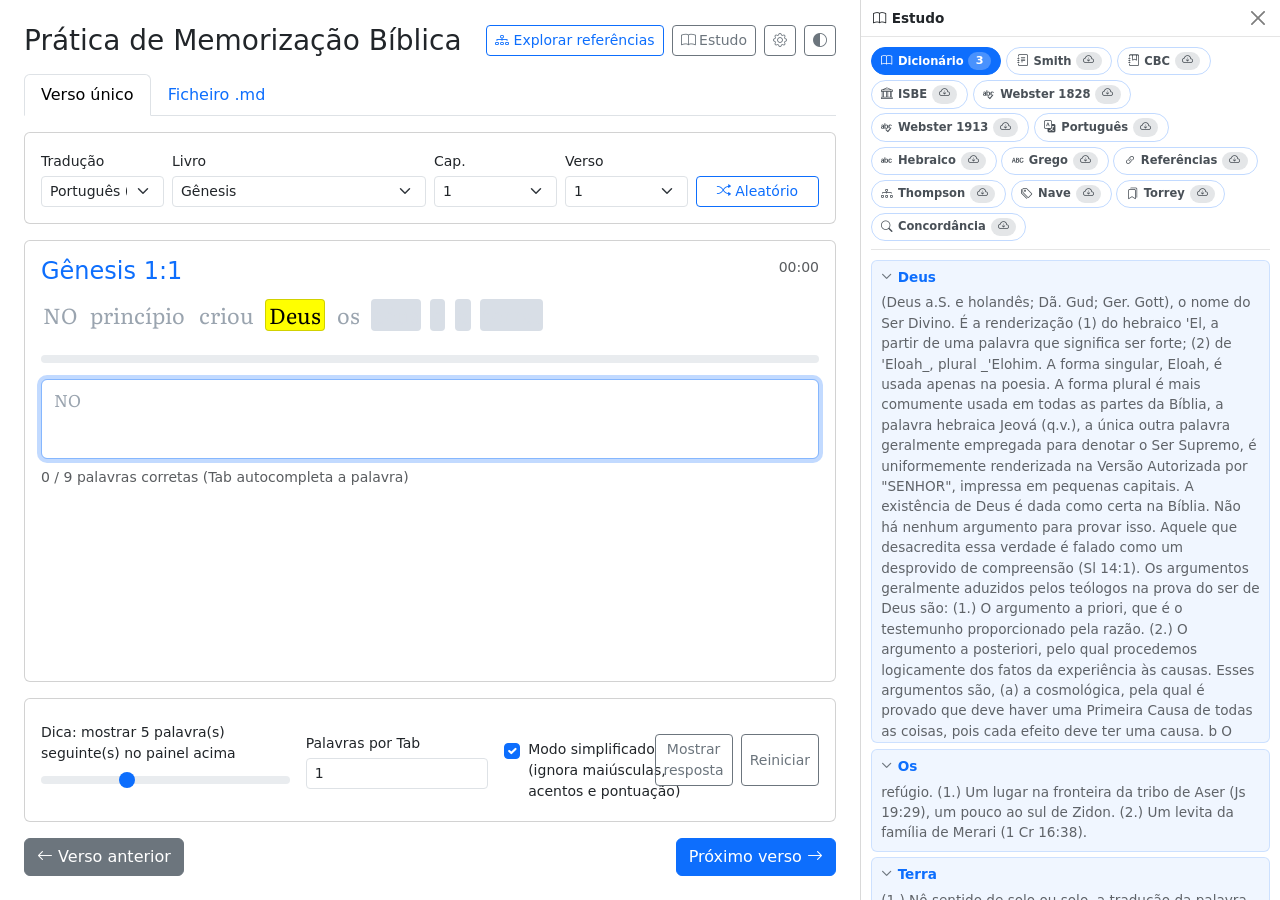
<file: index.html>
<!DOCTYPE html>
<html lang="pt">
<head>
<meta charset="UTF-8">
<meta name="viewport" content="width=device-width, initial-scale=1.0">
<title>Prática de Memorização Bíblica</title>
<link rel="manifest" href="manifest.json">
<meta name="theme-color" content="#0d6efd">
<link rel="icon" href="icons/icon-192.png">
<link rel="apple-touch-icon" href="icons/icon-192.png">
<meta name="apple-mobile-web-app-capable" content="yes">
<meta name="apple-mobile-web-app-status-bar-style" content="default">
<meta name="apple-mobile-web-app-title" content="Memorização Bíblica">
<link rel="stylesheet" href="https://cdn.jsdelivr.net/npm/bootstrap@5.3.3/dist/css/bootstrap.min.css">
<link rel="stylesheet" href="https://cdn.jsdelivr.net/npm/bootstrap-icons@1.11.3/font/bootstrap-icons.min.css">
<link rel="preconnect" href="https://fonts.googleapis.com">
<link rel="preconnect" href="https://fonts.gstatic.com" crossorigin>
<link rel="stylesheet" href="https://fonts.googleapis.com/css2?family=Literata:ital,opsz,wght@0,7..72,400;0,7..72,600;1,7..72,400&display=swap">
<link rel="stylesheet" href="style.css">
</head>
<body>
<div class="container-fluid py-4 px-3 px-md-4 page-layout">

  <header class="d-flex justify-content-between align-items-center mb-3">
    <h1 class="h3 mb-0">Prática de Memorização Bíblica</h1>
    <div class="d-flex gap-2">
      <a class="btn btn-outline-primary btn-sm" href="crossrefs.html"><i class="bi bi-diagram-3" aria-hidden="true"></i> Explorar referências</a>
      <button id="panelToggle" class="btn btn-outline-secondary btn-sm" type="button" title="Mostrar/ocultar painel de estudo" aria-controls="eastonPopup" aria-expanded="false"><i class="bi bi-book" aria-hidden="true"></i> Estudo</button>
      <div class="dropdown">
        <button id="settingsBtn" class="btn btn-outline-secondary btn-sm" type="button" data-bs-toggle="dropdown" data-bs-auto-close="outside" aria-expanded="false" title="Definições" aria-label="Definições"><i class="bi bi-gear" aria-hidden="true"></i></button>
        <div class="dropdown-menu dropdown-menu-end settings-menu p-3" aria-labelledby="settingsBtn">
          <div class="fw-semibold small text-muted mb-2">Aparência do editor</div>
          <div class="mb-2">
            <label class="form-label small mb-1" for="editorFontFamily">Fonte</label>
            <select id="editorFontFamily" class="form-select form-select-sm">
              <option value="reading">Leitura (Literata)</option>
              <option value="system">Padrão do sistema</option>
              <option value="serif">Serifada (Georgia)</option>
              <option value="mono">Monoespaçada (Consolas)</option>
              <option value="arial">Arial</option>
              <option value="times">Times New Roman</option>
              <option value="verdana">Verdana</option>
            </select>
          </div>
          <div class="mb-2">
            <label class="form-label small mb-1" for="editorFontSize">Tamanho <span id="editorFontSizeValue" class="text-muted">17px</span></label>
            <input type="range" class="form-range" id="editorFontSize" min="12" max="40" value="17">
          </div>
          <div class="mb-2">
            <label class="form-label small mb-1" for="editorLineHeight">Entrelinha <span id="editorLineHeightValue" class="text-muted">1.6</span></label>
            <input type="range" class="form-range" id="editorLineHeight" min="1.1" max="2.5" step="0.1" value="1.6">
          </div>
          <div class="form-check mb-1">
            <input class="form-check-input" type="checkbox" id="editorNoWrap">
            <label class="form-check-label small" for="editorNoWrap">Não quebrar linha (scroll horizontal)</label>
          </div>
          <hr class="my-2">
          <div class="form-check">
            <input class="form-check-input" type="checkbox" id="eastonPopupDisabled">
            <label class="form-check-label small" for="eastonPopupDisabled">Esconder painel de dicionário/léxico</label>
          </div>
        </div>
      </div>
      <button id="themeToggle" class="btn btn-outline-secondary btn-sm" type="button" title="Alternar tema" aria-label="Alternar tema"><i class="bi bi-circle-half" aria-hidden="true"></i></button>
    </div>
  </header>

  <ul class="nav nav-tabs mb-3" id="modeTabs" role="tablist">
    <li class="nav-item" role="presentation">
      <button class="nav-link active" id="tab-single-btn" data-bs-toggle="tab" data-bs-target="#tab-single" type="button" role="tab">Verso único</button>
    </li>
    <li class="nav-item" role="presentation">
      <button class="nav-link" id="tab-file-btn" data-bs-toggle="tab" data-bs-target="#tab-file" type="button" role="tab">Ficheiro .md</button>
    </li>
  </ul>

  <div class="tab-content flex-fill-area">

    <!-- ===================== TAB 1: VERSO ÚNICO ===================== -->
    <div class="tab-pane fade show active" id="tab-single" role="tabpanel">

      <div class="card mb-3 flex-shrink-0">
        <div class="card-body">
          <div class="row g-2 align-items-end">
            <div class="col-6 col-md-2">
              <label class="form-label small mb-1" for="langSelect">Tradução</label>
              <select id="langSelect" class="form-select form-select-sm">
                <option value="pt" selected>Português (Almeida Corrigida Fiel)</option>
                <option value="ms">Português (Matos Soares, Católica)</option>
                <option value="en">English (KJV)</option>
              </select>
            </div>
            <div class="col-6 col-md-4">
              <label class="form-label small mb-1" for="bookSelect">Livro</label>
              <select id="bookSelect" class="form-select form-select-sm"></select>
            </div>
            <div class="col-3 col-md-2">
              <label class="form-label small mb-1" for="chapterSelect">Cap.</label>
              <select id="chapterSelect" class="form-select form-select-sm"></select>
            </div>
            <div class="col-3 col-md-2">
              <label class="form-label small mb-1" for="verseSelect">Verso</label>
              <select id="verseSelect" class="form-select form-select-sm"></select>
            </div>
            <div class="col-12 col-md-2 d-flex gap-2">
              <button id="randomBtn" class="btn btn-outline-primary btn-sm flex-fill" type="button"><i class="bi bi-shuffle" aria-hidden="true"></i> Aleatório</button>
            </div>
          </div>
        </div>
      </div>

      <div class="card mb-3 flex-fill-card">
        <div class="card-body">
          <div class="d-flex justify-content-between align-items-start flex-wrap gap-2 mb-2">
            <h2 id="referenceLabel" class="h4 mb-0 text-primary"></h2>
            <div id="timerLabel" class="text-muted small">00:00</div>
          </div>

          <div id="verseDisplay" class="verse-display mb-3" aria-live="polite"></div>

          <div class="progress mb-3" style="height: 8px;">
            <div id="progressBar" class="progress-bar" role="progressbar" style="width:0%"></div>
          </div>

          <div id="typingArea" class="form-control editable-area edit-screen mb-2" contenteditable="true"
            data-placeholder="Escreva o versículo de memória aqui... (Tab autocompleta a palavra)"
            spellcheck="false"></div>

          <div id="statusMsg" class="small text-muted mb-2"></div>
        </div>
      </div>

      <div class="card mb-3 flex-shrink-0">
        <div class="card-body">
          <div class="row g-3 align-items-center">
            <div class="col-12 col-md-4">
              <label for="lookaheadRange" class="form-label small mb-1">
                Dica: mostrar <span id="lookaheadValue">5</span> palavra(s) seguinte(s) no painel acima
              </label>
              <input type="range" class="form-range" id="lookaheadRange" min="0" max="15" value="5">
            </div>
            <div class="col-6 col-md-3">
              <label for="wordCountInput" class="form-label small mb-1">Palavras por Tab</label>
              <input type="number" class="form-control form-control-sm" id="wordCountInput" min="1" max="10" value="1">
            </div>
            <div class="col-6 col-md-3">
              <div class="form-check mt-4">
                <input class="form-check-input" type="checkbox" id="lenientCheck" checked>
                <label class="form-check-label small" for="lenientCheck">
                  Modo simplificado (ignora maiúsculas, acentos e pontuação)
                </label>
              </div>
            </div>
            <div class="col-12 col-md-2 d-flex gap-2 justify-content-md-end">
              <button id="revealBtn" class="btn btn-outline-secondary btn-sm" type="button">Mostrar resposta</button>
              <button id="resetBtn" class="btn btn-outline-secondary btn-sm" type="button">Reiniciar</button>
            </div>
          </div>
        </div>
      </div>

      <div class="d-flex justify-content-between flex-shrink-0">
        <button id="prevBtn" class="btn btn-secondary" type="button"><i class="bi bi-arrow-left" aria-hidden="true"></i> Verso anterior</button>
        <button id="nextBtn" class="btn btn-primary" type="button">Próximo verso <i class="bi bi-arrow-right" aria-hidden="true"></i></button>
      </div>

    </div>

    <!-- ===================== TAB 2: FICHEIRO .MD ===================== -->
    <div class="tab-pane fade" id="tab-file" role="tabpanel">

      <div class="card mb-3 flex-shrink-0">
        <div class="card-body">
          <div class="d-flex flex-wrap gap-2 align-items-center">
            <button id="openFolderBtn" class="btn btn-primary btn-sm" type="button"><i class="bi bi-folder2-open" aria-hidden="true"></i> Abrir pasta Bíblia</button>
            <span id="folderStatus" class="text-muted small"></span>
            <button id="toggleFileBrowserBtn" class="btn btn-outline-secondary btn-sm ms-auto d-none" type="button">
              Mostrar lista de ficheiros
            </button>
          </div>

          <div id="fsaUnsupported" class="alert alert-warning small d-none">
            O seu navegador não suporta a File System Access API (necessária para ler/escrever ficheiros locais).
            Use o Google Chrome ou o Microsoft Edge para esta funcionalidade.
          </div>

          <div id="fileProtocolWarning" class="alert alert-info small d-none">
            Está a abrir esta página com duplo clique no ficheiro (<code>file://</code>). A leitura/escrita de pastas
            pode não funcionar de forma fiável neste modo. Se a lista de ficheiros aparecer vazia depois de escolher
            uma pasta, experimente correr um pequeno servidor local em vez disso:
            <ol class="mb-0 mt-1">
              <li>De duplo clique em <code>Code\webapp\start_server.bat</code> (abre o browser automaticamente), ou</li>
              <li>Abra uma consola na pasta <code>Code\webapp</code> e corra <code>python -m http.server 8791</code>,
                depois abra <code>http://localhost:8791/index.html</code></li>
            </ol>
          </div>

          <div id="fileBrowser" class="d-none">
            <input id="fileFilter" type="text" class="form-control form-control-sm mb-2" placeholder="Filtrar ficheiros .md (ex: coríntios, Sermões, EldersDigest)...">
            <div id="fileList" class="list-group small file-list mb-2"></div>
          </div>
        </div>
      </div>

      <div class="card mb-3 flex-fill-card">
        <div class="card-body">
          <div class="d-flex justify-content-between align-items-start flex-wrap gap-2 mb-2">
            <div>
              <div id="currentFilePath" class="fw-semibold text-primary">Nenhum ficheiro aberto</div>
              <div id="detectedReference" class="small text-muted">Abra um ficheiro para começar</div>
              <div id="keywordPreview" class="verse-display small mt-1"></div>
            </div>
            <div id="saveStatus" class="text-muted small"></div>
          </div>

          <div id="fileEditor" class="form-control editable-area file-editor edit-screen mb-2" contenteditable="true"
            data-placeholder="O conteúdo do ficheiro aparece aqui. Escreva uma referência (ex: 1 Coríntios 12:4) e continue a escrever o versículo — Tab autocompleta a palavra."
            spellcheck="false"></div>

          <div class="d-flex flex-wrap gap-2 align-items-center flex-shrink-0">
            <label class="small mb-0" for="fileWordCountInput">Palavras por Tab</label>
            <input type="number" class="form-control form-control-sm" id="fileWordCountInput" min="1" max="10" value="1" style="width:70px">
            <div class="form-check ms-2">
              <input class="form-check-input" type="checkbox" id="fileLenientCheck" checked>
              <label class="form-check-label small" for="fileLenientCheck">
                Modo simplificado (ignora maiúsculas e acentos ao sugerir a palavra)
              </label>
            </div>
            <button id="downloadFileBtn" class="btn btn-outline-secondary btn-sm ms-auto" type="button" disabled>
              <i class="bi bi-download" aria-hidden="true"></i> Descarregar ficheiro
            </button>
            <button id="insertRandomRefBtn" class="btn btn-outline-primary btn-sm" type="button" disabled>
              <i class="bi bi-shuffle" aria-hidden="true"></i> Inserir referência aleatória
            </button>
          </div>
        </div>
      </div>

    </div>

  </div>

</div>

<aside id="eastonPopup" class="study-panel d-none" role="complementary" aria-label="Painel de estudo: dicionários, léxicos e referências">
  <div id="panelResizer" class="panel-resizer" role="separator" aria-orientation="vertical" aria-label="Redimensionar painel" tabindex="0" title="Arraste para redimensionar (setas do teclado também)"></div>
  <div class="easton-popup-header">
    <span><i class="bi bi-book" aria-hidden="true"></i> Estudo</span>
    <button id="eastonPopupClose" type="button" class="btn-close" aria-label="Fechar painel"></button>
  </div>
  <div id="eastonPopupBody" class="easton-popup-body"></div>
</aside>

<script src="https://cdn.jsdelivr.net/npm/bootstrap@5.3.3/dist/js/bootstrap.bundle.min.js"></script>
<script src="data/bible_pt.js"></script>
<script src="data/bible_kjv.js"></script>
<script src="data/highlight_words.js"></script>
<script src="highlight.js"></script>
<script src="data/easton_pt.js"></script>
<script src="dataloader.js"></script>
<script src="easton.js"></script>
<script src="dicts.js"></script>
<script src="bdb.js"></script>
<script src="thayer.js"></script>
<script src="tsk.js"></script>
<script src="topics.js"></script>
<script src="refs.js"></script>
<script src="concordance.js"></script>
<script src="bdbTranslate.js"></script>
<script src="eastonPopup.js"></script>
<script src="studypanel.js"></script>
<script src="autocomplete.js"></script>
<script src="editorSettings.js"></script>
<script src="fileStorage.js"></script>
<script src="app.js"></script>
<script src="fileapp.js"></script>
<script>
  // Registers the offline/installable service worker. Not loaded on file://
  // (service workers require http/https) -- start_server.bat or any static
  // host covers that.
  if ('serviceWorker' in navigator && location.protocol !== 'file:') {
    window.addEventListener('load', function () {
      navigator.serviceWorker.register('sw.js').catch(function (e) {
        console.warn('Service worker registration failed:', e);
      });
    });
  }
</script>
</body>
</html>
</file>
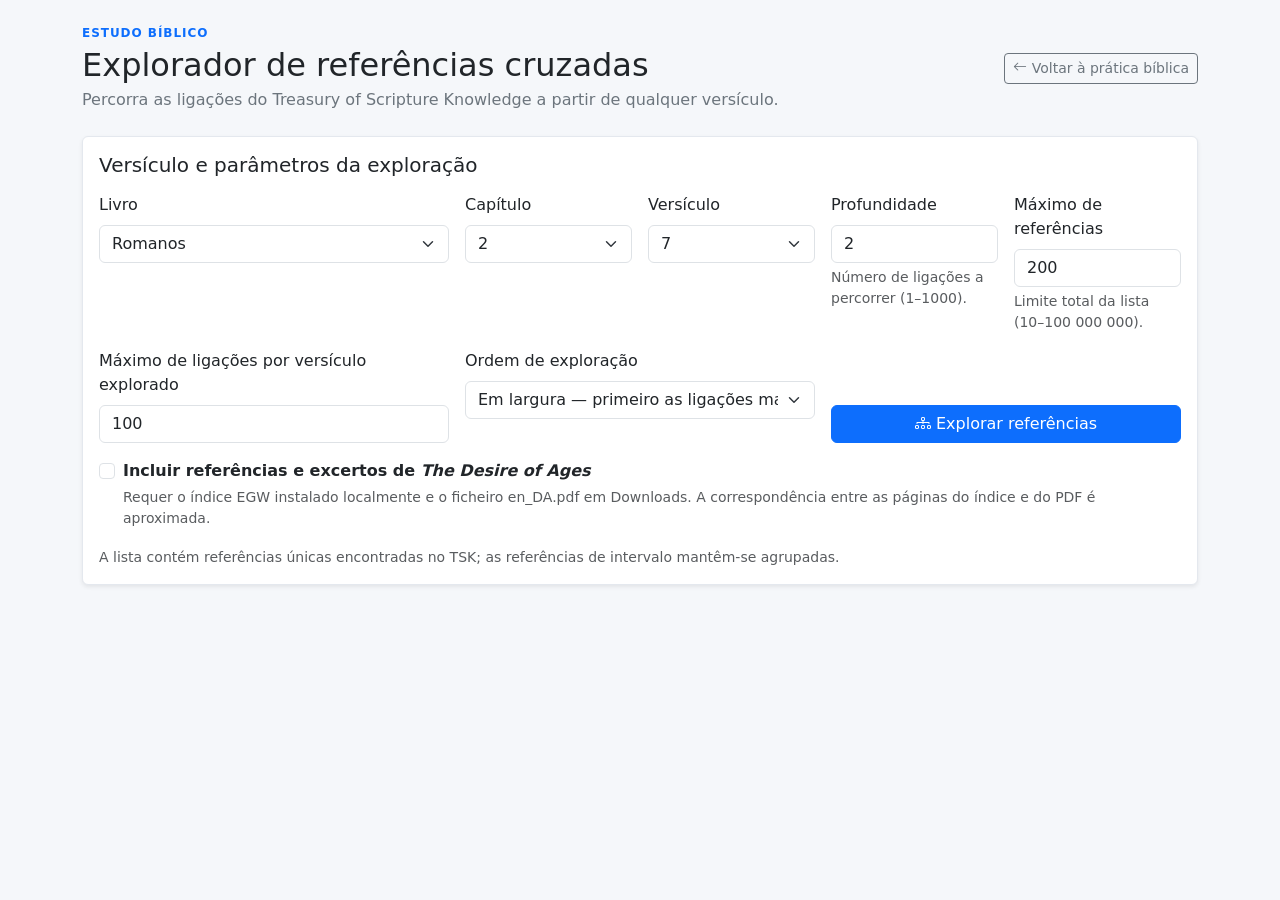
<file: crossrefs.html>
<!DOCTYPE html>
<html lang="pt">
<head>
<meta charset="UTF-8">
<meta name="viewport" content="width=device-width, initial-scale=1.0">
<title>Explorador de Referências Bíblicas</title>
<meta name="theme-color" content="#0d6efd">
<link rel="stylesheet" href="https://cdn.jsdelivr.net/npm/bootstrap@5.3.3/dist/css/bootstrap.min.css">
<link rel="stylesheet" href="https://cdn.jsdelivr.net/npm/bootstrap-icons@1.11.3/font/bootstrap-icons.min.css">
<link rel="stylesheet" href="crossrefs.css">
</head>
<body>
<main class="container py-4">
  <header class="d-flex flex-wrap justify-content-between align-items-center gap-2 mb-4">
    <div>
      <p class="eyebrow mb-1">Estudo bíblico</p>
      <h1 class="h2 mb-1">Explorador de referências cruzadas</h1>
      <p class="text-secondary mb-0">Percorra as ligações do Treasury of Scripture Knowledge a partir de qualquer versículo.</p>
    </div>
    <a class="btn btn-outline-secondary btn-sm" href="index.html"><i class="bi bi-arrow-left" aria-hidden="true"></i> Voltar à prática bíblica</a>
  </header>

  <section class="card shadow-sm mb-4" aria-labelledby="settingsHeading">
    <div class="card-body">
      <h2 class="h5 mb-3" id="settingsHeading">Versículo e parâmetros da exploração</h2>
      <form id="exploreForm">
        <div class="row g-3">
          <div class="col-12 col-md-4">
            <label class="form-label" for="bookSelect">Livro</label>
            <select class="form-select" id="bookSelect" required></select>
          </div>
          <div class="col-6 col-md-2">
            <label class="form-label" for="chapterSelect">Capítulo</label>
            <select class="form-select" id="chapterSelect" required></select>
          </div>
          <div class="col-6 col-md-2">
            <label class="form-label" for="verseSelect">Versículo</label>
            <select class="form-select" id="verseSelect" required></select>
          </div>
          <div class="col-6 col-md-2">
            <label class="form-label" for="depthInput">Profundidade</label>
            <input class="form-control" id="depthInput" type="number" min="1" max="1000" value="2" required>
            <div class="form-text">Número de ligações a percorrer (1–1000).</div>
          </div>
          <div class="col-6 col-md-2">
            <label class="form-label" for="totalLimitInput">Máximo de referências</label>
            <input class="form-control" id="totalLimitInput" type="number" min="10" max="100000000" step="10" value="200" required>
            <div class="form-text">Limite total da lista (10–100 000 000).</div>
          </div>
          <div class="col-12 col-md-4">
            <label class="form-label" for="perVerseLimitInput">Máximo de ligações por versículo explorado</label>
            <input class="form-control" id="perVerseLimitInput" type="number" min="1" max="100" value="100" required>
          </div>
          <div class="col-12 col-md-4">
            <label class="form-label" for="strategySelect">Ordem de exploração</label>
            <select class="form-select" id="strategySelect">
              <option value="breadth">Em largura — primeiro as ligações mais próximas</option>
              <option value="depth">Em profundidade — seguir cada ramo primeiro</option>
            </select>
          </div>
          <div class="col-12 col-md-4 d-flex align-items-end">
            <button class="btn btn-primary w-100" id="exploreButton" type="submit">
              <i class="bi bi-diagram-3" aria-hidden="true"></i> Explorar referências
            </button>
          </div>
          <div class="col-12">
            <div class="form-check">
              <input class="form-check-input" id="includeDaCheck" type="checkbox">
              <label class="form-check-label fw-semibold" for="includeDaCheck">
                Incluir referências e excertos de <em>The Desire of Ages</em>
              </label>
              <div class="form-text">
                Requer o índice EGW instalado localmente e o ficheiro en_DA.pdf em Downloads. A correspondência entre as páginas do índice e do PDF é aproximada.
              </div>
            </div>
          </div>
        </div>
      </form>
      <div class="form-text mt-3">A lista contém referências únicas encontradas no TSK; as referências de intervalo mantêm-se agrupadas.</div>
    </div>
  </section>

  <div id="statusMessage" class="alert d-none" role="status" aria-live="polite"></div>

  <section id="resultsSection" class="card shadow-sm d-none" aria-labelledby="resultsHeading">
    <div class="card-body">
      <div class="d-flex flex-wrap justify-content-between align-items-start gap-3 mb-3">
        <div>
          <h2 class="h5 mb-1" id="resultsHeading">Referências cruzadas</h2>
          <p class="small text-secondary mb-0" id="resultsSummary"></p>
        </div>
        <div class="d-flex gap-2">
          <button class="btn btn-outline-secondary btn-sm" id="copyButton" type="button"><i class="bi bi-clipboard" aria-hidden="true"></i> Copiar lista</button>
          <button class="btn btn-outline-secondary btn-sm" id="downloadButton" type="button"><i class="bi bi-download" aria-hidden="true"></i> Descarregar .txt</button>
        </div>
      </div>
      <ol class="reference-list mb-0" id="referenceList"></ol>
    </div>
  </section>

  <section id="daResultsSection" class="card shadow-sm mt-4 d-none" aria-labelledby="daResultsHeading">
    <div class="card-body">
      <div class="mb-3">
        <h2 class="h5 mb-1" id="daResultsHeading">Espírito de Profecia · The Desire of Ages</h2>
        <p class="small text-secondary mb-0" id="daResultsSummary"></p>
      </div>
      <p class="alert alert-warning py-2 small">
        As páginas citadas são as do índice bíblico. O excerto abaixo vem da página mais próxima estimada no PDF local; confirme a passagem no livro antes de a citar.
      </p>
      <ol class="reference-list mb-0" id="daReferenceList"></ol>
    </div>
  </section>
</main>
<script src="data/bible_pt.js"></script>
<script src="dataloader.js?v=16"></script>
<script src="tsk.js"></script>
<script src="crossrefs.js?v=16"></script>
</body>
</html>
</file>
<file: style.css>
:root {
  --word-hidden-bg: #d8dee6;
  --word-hidden-fg: #d8dee6;
  --word-hint-fg: #9aa4af;
  --editor-font-family: system-ui, -apple-system, "Segoe UI", Roboto, sans-serif;
  --editor-font-size: 17px;
  --editor-line-height: 1.6;
}

[data-bs-theme="dark"] {
  --word-hidden-bg: #3a3f45;
  --word-hidden-fg: #3a3f45;
  --word-hint-fg: #aab4bf;
}

html, body {
  height: 100%;
}

body {
  min-height: 100vh;
}

/* Full-page layout: header/appearance-bar/tabs keep their natural size, and the
   active tab's editor card stretches to fill whatever vertical space is left. */
.page-layout {
  display: flex;
  flex-direction: column;
  height: 100vh;
}

.flex-fill-area {
  flex: 1 1 auto;
  min-height: 0;
  display: flex;
  flex-direction: column;
}

.flex-fill-area > .tab-pane {
  flex: 1 1 auto;
  min-height: 0;
}

.flex-fill-area > .tab-pane.active {
  display: flex;
  flex-direction: column;
}

.flex-fill-card {
  flex: 1 1 auto;
  min-height: 0;
  display: flex;
  flex-direction: column;
}

.flex-fill-card > .card-body {
  flex: 1 1 auto;
  min-height: 0;
  /* display: flex; */
  flex-direction: column;
}

.edit-screen {
  flex: 1 1 auto;
  min-height: 0;
  overflow-y: auto;
}

.verse-display {
  font-family: var(--editor-font-family);
  font-size: 1.35rem;
  line-height: 2.1;
  word-spacing: 0.25em;
}

.verse-display .word {
  border-radius: 4px;
  padding: 0 2px;
  transition: color 0.1s ease, background-color 0.1s ease;
}

.verse-display .word-correct {
  color: #198754;
  text-decoration: underline;
  text-decoration-color: #198754;
  text-decoration-thickness: 2px;
}

.verse-display .word-wrong {
  color: #dc3545;
  text-decoration: underline wavy #dc3545;
}

/* Keyword-matched words carry their own inline color/background (mirroring the
   user's VS Code todohighlight.keywords list); the underline above (set via the
   word-correct/word-wrong classes) still shows through to indicate correctness. */
.verse-display .word-keyword,
.editable-area .word-keyword {
  padding: 0 4px;
  /* A few of the mirrored VS Code colors are near-white — keep every highlight
     visible against this page's background regardless of its own color pair. */
  box-shadow: inset 0 0 0 1px rgba(0, 0, 0, 0.18);
}

.editable-area .word-keyword {
  border-radius: 3px;
}

.verse-display .word-hint {
  color: var(--word-hint-fg);
}

.verse-display .word-hidden {
  color: var(--word-hidden-fg);
  background-color: var(--word-hidden-bg);
}

.verse-display.reveal-all .word-hidden,
.verse-display.reveal-all .word-hint {
  color: inherit;
  background-color: transparent;
}

#statusMsg.text-success {
  font-weight: 600;
}

.editable-area {
  min-height: 5rem;
  white-space: pre-wrap;
  word-wrap: break-word;
  outline: none;
  font-family: var(--editor-font-family);
  font-size: var(--editor-font-size);
  line-height: var(--editor-line-height);
}

.editable-area.no-wrap {
  white-space: pre;
  word-wrap: normal;
  overflow-x: auto;
}

.editable-area:empty::before {
  content: attr(data-placeholder);
  color: var(--word-hint-fg);
  pointer-events: none;
}

.ac-ghost {
  color: var(--word-hint-fg);
}

.file-list {
  max-height: 320px;
  overflow-y: auto;
}

.file-list .list-group-item {
  cursor: pointer;
  font-family: ui-monospace, Consolas, monospace;
}

.file-list .list-group-item.active {
  background-color: #0d6efd;
  border-color: #0d6efd;
  color: #fff;
}

/* ---- Study panel: docked column (wide) / bottom sheet (narrow) ---- */
:root {
  --panel-w: 420px;
  --sheet-h: 45vh;
}

@media (min-width: 992px) {
  body {
    display: flex;
    flex-direction: row;
  }

  .page-layout {
    flex: 1 1 auto;
    min-width: 0;
  }

  .study-panel {
    position: sticky;
    top: 0;
    align-self: flex-start;
    flex: 0 0 var(--panel-w);
    width: var(--panel-w);
    height: 100vh;
    display: flex;
    flex-direction: column;
    background-color: var(--bs-body-bg, #fff);
    border-left: 1px solid rgba(0, 0, 0, 0.15);
  }

  .study-panel.d-none {
    display: none !important;
  }

  .panel-resizer {
    position: absolute;
    left: -4px;
    top: 0;
    bottom: 0;
    width: 9px;
    cursor: col-resize;
    z-index: 2;
    touch-action: none;
  }
}

@media (max-width: 991.98px) {
  .study-panel {
    position: fixed;
    left: 0;
    right: 0;
    bottom: 0;
    height: var(--sheet-h);
    display: flex;
    flex-direction: column;
    background-color: var(--bs-body-bg, #fff);
    border-top: 1px solid rgba(0, 0, 0, 0.15);
    border-radius: 14px 14px 0 0;
    box-shadow: 0 -6px 20px rgba(0, 0, 0, 0.2);
    z-index: 1050;
  }

  .study-panel.d-none {
    display: none !important;
  }

  /* Keep the editor above the sheet instead of underneath it. */
  body.panel-open .page-layout {
    height: calc(100vh - var(--sheet-h));
    overflow-y: auto;
  }

  .panel-resizer {
    height: 18px;
    flex: 0 0 18px;
    cursor: row-resize;
    touch-action: none;
    display: flex;
    align-items: center;
    justify-content: center;
  }

  .panel-resizer::after {
    content: '';
    width: 40px;
    height: 4px;
    border-radius: 2px;
    background-color: rgba(108, 117, 125, 0.5);
  }
}

.panel-resizer:hover,
.panel-resizer:focus-visible,
body.panel-resizing .panel-resizer {
  background-color: rgba(13, 110, 253, 0.25);
  outline: none;
}

body.panel-resizing {
  user-select: none;
}

[data-bs-theme="dark"] .study-panel {
  border-color: rgba(255, 255, 255, 0.15);
}

.easton-popup-header {
  display: flex;
  align-items: center;
  justify-content: space-between;
  padding: 0.5rem 0.75rem;
  font-size: 0.85rem;
  font-weight: 600;
  border-bottom: 1px solid rgba(0, 0, 0, 0.1);
  flex-shrink: 0;
}

[data-bs-theme="dark"] .easton-popup-header {
  border-bottom-color: rgba(255, 255, 255, 0.12);
}

.easton-popup-body {
  padding: 0.6rem;
  overflow-y: auto;
  flex: 1 1 auto;
  min-height: 0;
}

/* ---- Clickable references + hover card ---- */
a.ref i {
  font-size: 0.85em;
}

.settings-menu {
  width: 290px;
  max-width: calc(100vw - 32px);
}

.ref-card p,
.conc-line {
  font-family: var(--editor-font-family);
}

a.ref {
  color: #0d6efd;
  text-decoration: underline dotted;
  text-underline-offset: 2px;
  cursor: pointer;
}

a.ref:hover,
a.ref:focus-visible {
  text-decoration: underline;
}

.easton-ref {
  margin-left: 0.35rem;
  font-weight: 400;
}

.conc-line {
  padding: 0.15rem 0;
}

.ref-card {
  position: fixed;
  z-index: 2000;
  width: 340px;
  max-width: calc(100vw - 16px);
  max-height: 50vh;
  overflow-y: auto;
  padding: 0.6rem 0.75rem;
  font-size: 0.88rem;
  background-color: var(--bs-body-bg, #fff);
  color: var(--bs-body-color, #212529);
  border: 1px solid rgba(0, 0, 0, 0.2);
  border-radius: 8px;
  box-shadow: 0 8px 24px rgba(0, 0, 0, 0.3);
}

[data-bs-theme="dark"] .ref-card {
  border-color: rgba(255, 255, 255, 0.2);
}

.ref-card p {
  margin: 0 0 0.35rem;
}

.ref-card sup {
  color: #6c757d;
  font-weight: 600;
}

.ref-card-title {
  font-weight: 700;
  color: #0d6efd;
  margin-bottom: 0.3rem;
}

.ref-card-actions {
  display: flex;
  gap: 0.4rem;
  margin-top: 0.5rem;
}

.easton-section-title {
  font-size: 0.75rem;
  font-weight: 700;
  text-transform: uppercase;
  letter-spacing: 0.03em;
  color: #6c757d;
  margin: 0.5rem 0 0.3rem;
  display: flex;
  align-items: center;
  gap: 0.4rem;
}

.easton-section-title:first-child {
  margin-top: 0;
}

.easton-count {
  background-color: rgba(108, 117, 125, 0.18);
  border-radius: 10px;
  padding: 0.05rem 0.45rem;
  font-weight: 600;
  font-size: 0.7rem;
}

[data-bs-theme="dark"] .easton-section-title {
  color: #9aa4af;
}

.easton-tabs {
  display: flex;
  flex-wrap: wrap;
  gap: 0.3rem;
  margin-bottom: 0.6rem;
  padding-bottom: 0.5rem;
  border-bottom: 1px solid rgba(0, 0, 0, 0.1);
}

[data-bs-theme="dark"] .easton-tabs {
  border-bottom-color: rgba(255, 255, 255, 0.12);
}

.easton-tab {
  border: 1px solid rgba(13, 110, 253, 0.25);
  background-color: transparent;
  color: #495057;
  border-radius: 999px;
  padding: 0.25rem 0.6rem;
  font-size: 0.72rem;
  font-weight: 600;
  display: inline-flex;
  align-items: center;
  gap: 0.3rem;
  cursor: pointer;
  white-space: nowrap;
}

[data-bs-theme="dark"] .easton-tab {
  color: #c0c7cf;
  border-color: rgba(13, 110, 253, 0.4);
}

.easton-tab:hover {
  background-color: rgba(13, 110, 253, 0.08);
}

.easton-tab.active {
  background-color: #0d6efd;
  border-color: #0d6efd;
  color: #fff;
}

.easton-tab.active .easton-count {
  background-color: rgba(255, 255, 255, 0.25);
  color: #fff;
}

.easton-entry {
  font-size: 0.85rem;
  border-radius: 6px;
  background-color: rgba(13, 110, 253, 0.06);
  border: 1px solid rgba(13, 110, 253, 0.15);
  margin-bottom: 0.35rem;
  overflow: hidden;
}

[data-bs-theme="dark"] .easton-entry {
  background-color: rgba(13, 110, 253, 0.12);
  border-color: rgba(13, 110, 253, 0.28);
}

.easton-entry .easton-term {
  font-weight: 600;
  color: #0d6efd;
  padding: 0.35rem 0.6rem;
  cursor: pointer;
  list-style: none;
  display: list-item;
}

.easton-entry .easton-term::-webkit-details-marker {
  display: none;
}

.easton-entry .easton-term::before {
  content: '\F285';
  font-family: 'bootstrap-icons';
  font-size: 0.8em;
  margin-right: 0.35rem;
  display: inline-block;
  width: 1em;
  color: #6c757d;
}

.easton-entry[open] > .easton-term::before {
  content: '\F282';
}

.easton-entry .easton-text {
  color: #5f6368;
  padding: 0 0.6rem 0.5rem;
  max-height: 50vh;
  overflow-y: auto;
  white-space: pre-line;
}

[data-bs-theme="dark"] .easton-entry .easton-text {
  color: #c0c7cf;
}

.concordance-meaning {
  font-style: italic;
  padding-bottom: 0.35rem;
  margin-bottom: 0.35rem;
  border-bottom: 1px dashed rgba(0, 0, 0, 0.12);
}

[data-bs-theme="dark"] .concordance-meaning {
  border-bottom-color: rgba(255, 255, 255, 0.15);
}

.easton-translating {
  font-style: italic;
  opacity: 0.7;
  margin-bottom: 0.3rem;
}

.easton-translate-error {
  color: #dc3545;
  font-size: 0.78rem;
  margin-bottom: 0.3rem;
}

#panelToggle {
  white-space: nowrap;
}

.easton-size {
  margin-left: 0.4rem;
  font-size: 0.7rem;
  font-weight: 400;
  color: #6c757d;
}

.easton-pending {
  padding: 0.75rem;
  font-size: 0.85rem;
  color: #6c757d;
  text-align: center;
}
</file>
<file: crossrefs.css>
body {
  min-height: 100vh;
  background: #f5f7fa;
}

.eyebrow {
  color: #0d6efd;
  font-size: .75rem;
  font-weight: 700;
  letter-spacing: .08em;
  text-transform: uppercase;
}

.card {
  border-color: #e4e8ee;
}

.reference-list {
  columns: 1;
  padding-left: 2.25rem;
}

.reference-list li {
  break-inside: avoid;
  padding: .65rem .5rem;
  border-bottom: 1px solid #edf0f4;
  font-variant-numeric: tabular-nums;
}

.reference-name {
  color: #0d6efd;
}

.da-quote summary {
  cursor: pointer;
  list-style-position: outside;
}

.da-quote summary::marker {
  color: #6c757d;
}

.da-quote[open] .reference-text {
  margin-top: .5rem;
}

.reference-level {
  margin-left: .5rem;
  color: #6c757d;
  font-size: .75rem;
  white-space: nowrap;
}

.reference-text {
  margin-top: .3rem;
  color: #495057;
  font-size: .9rem;
  font-variant-numeric: normal;
  line-height: 1.55;
  white-space: pre-line;
}

.reference-list li::marker {
  color: #6c757d;
}

@media (min-width: 700px) {
  .reference-list {
    columns: 2;
    column-gap: 2.5rem;
  }
}

@media (prefers-color-scheme: dark) {
  body {
    color: #e9ecef;
    background: #171a1f;
  }

  .text-secondary,
  .form-text {
    color: #aab2bd !important;
  }

  .card {
    color: #e9ecef;
    background: #22262d;
    border-color: #3a404a;
  }

  .form-control,
  .form-select {
    color: #e9ecef;
    background-color: #171a1f;
    border-color: #4a515d;
  }

  .reference-list li {
    border-color: #3a404a;
  }

  .reference-text {
    color: #c4cbd4;
  }
}
</file>
